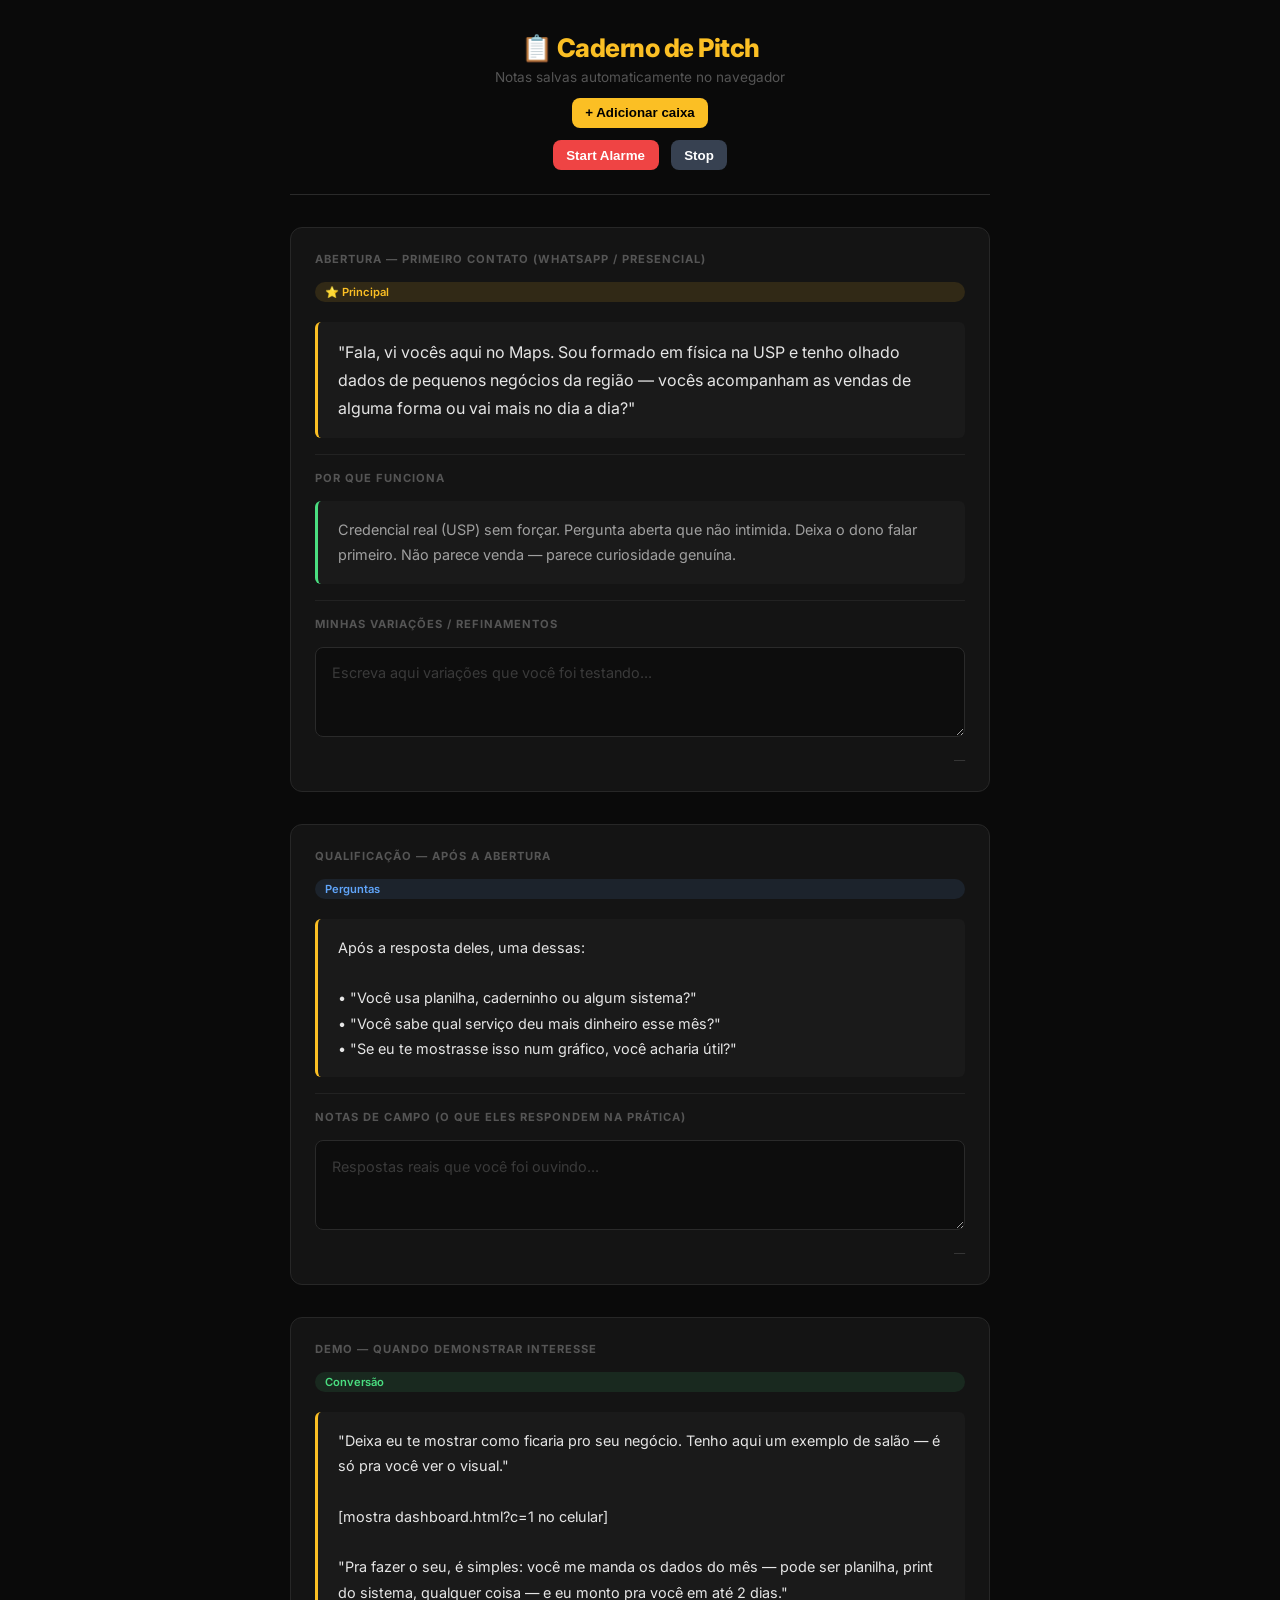
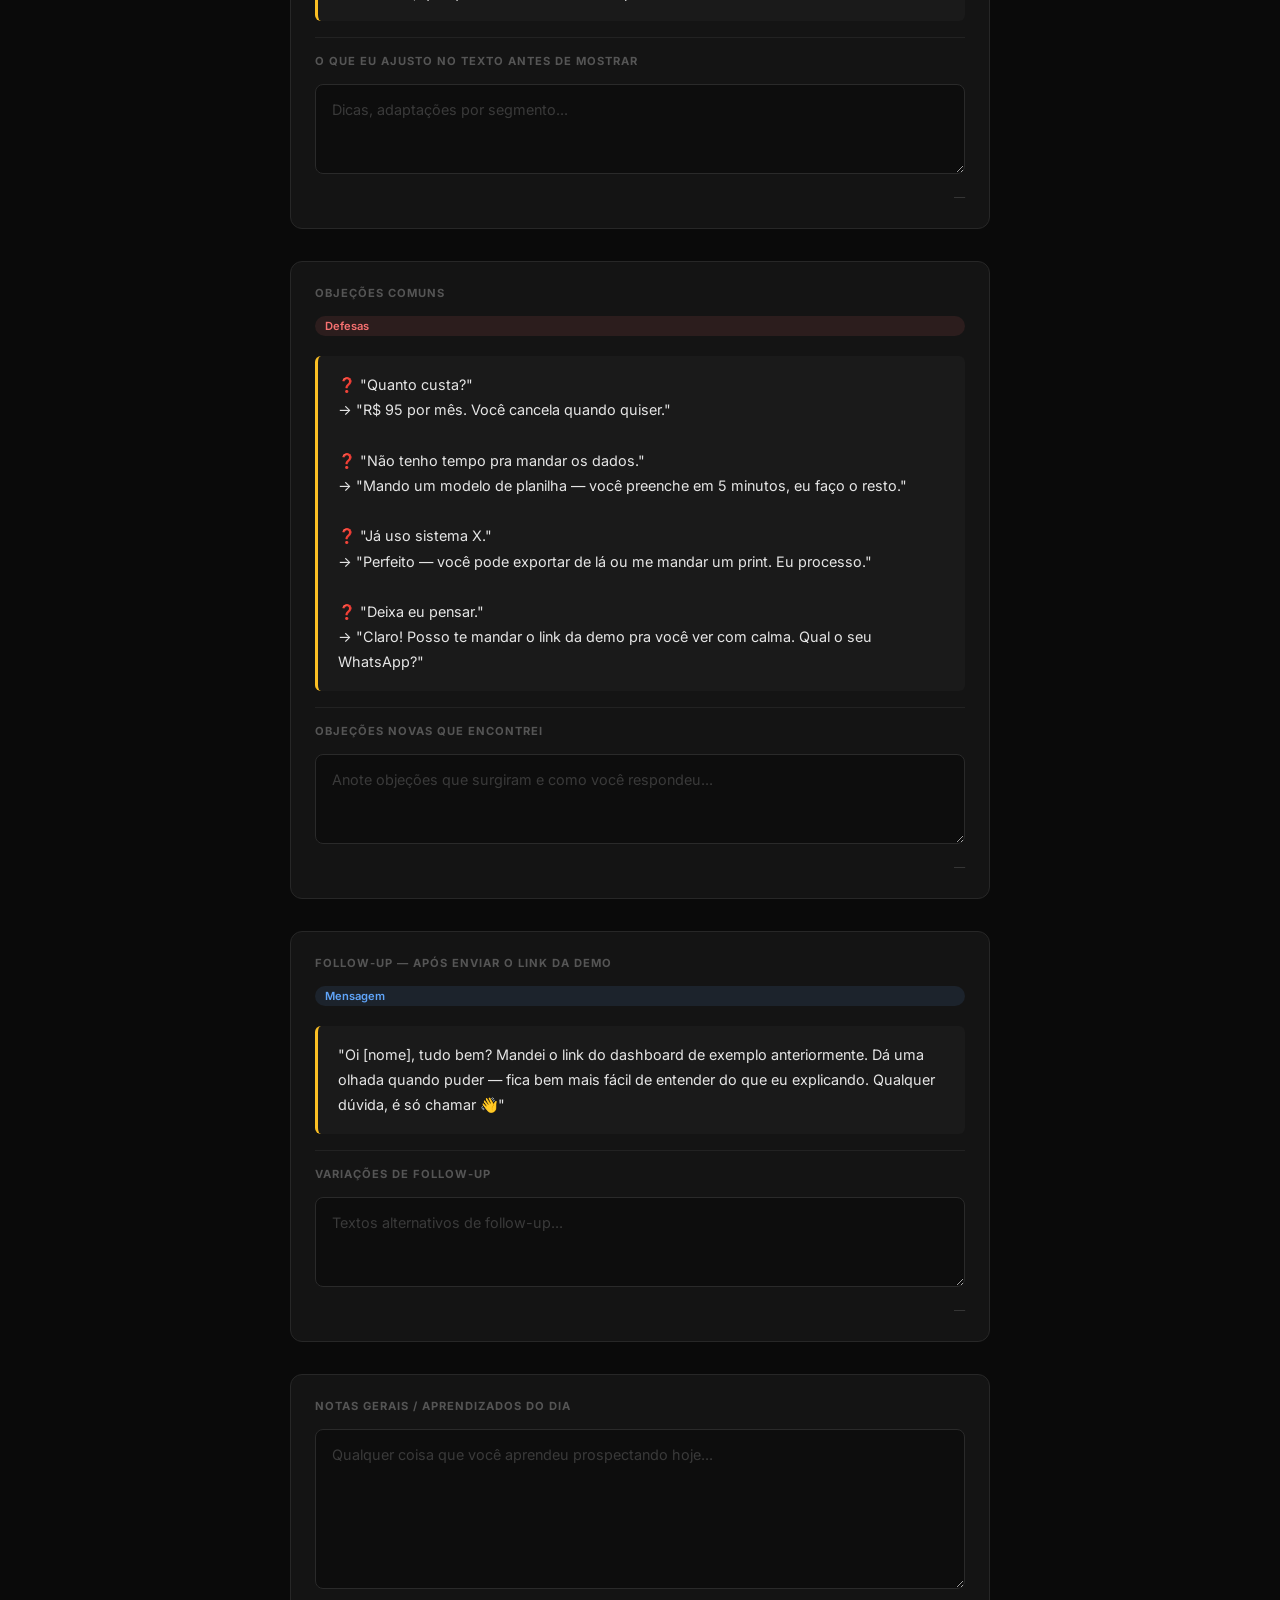
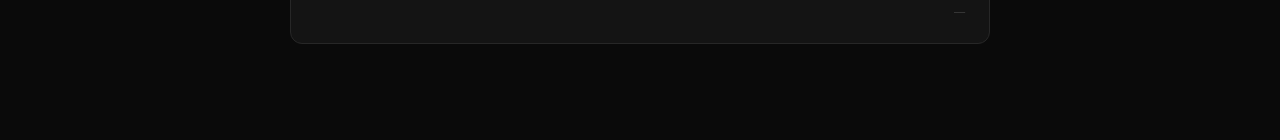
<file: pitch.html>
<!DOCTYPE html>
<html lang="pt-BR">
<head>
    <meta charset="UTF-8">
    <meta name="viewport" content="width=device-width, initial-scale=1.0">
    <title>Pitch — Roni Ricardo</title>
    <link rel="preconnect" href="https://fonts.googleapis.com">
    <link rel="preconnect" href="https://fonts.gstatic.com" crossorigin>
    <link href="https://fonts.googleapis.com/css2?family=Inter:wght@400;500;600;700;800&display=swap" rel="stylesheet">
    <style>
        * { margin: 0; padding: 0; box-sizing: border-box; }

        body {
            font-family: 'Inter', sans-serif;
            background: #0a0a0a;
            color: #e5e5e5;
            min-height: 100vh;
            padding: 2rem 1rem 4rem;
        }

        .container {
            max-width: 700px;
            margin: 0 auto;
            display: flex;
            flex-direction: column;
            gap: 2rem;
        }

        header {
            text-align: center;
            padding-bottom: 1.5rem;
            border-bottom: 1px solid #2a2a2a;
        }

        header h1 {
            font-size: 1.6rem;
            font-weight: 800;
            color: #fbbf24;
            letter-spacing: -0.5px;
        }

        header p {
            font-size: 0.85rem;
            color: #555;
            margin-top: 0.4rem;
        }

        .card {
            background: #141414;
            border: 1px solid #272727;
            border-radius: 12px;
            padding: 1.5rem;
            display: flex;
            flex-direction: column;
            gap: 1rem;
        }

        .card-label {
            font-size: 0.7rem;
            font-weight: 700;
            text-transform: uppercase;
            letter-spacing: 1px;
            color: #555;
        }

        /* Bloco de texto fixo (pitch) */
        .pitch-block {
            background: #1a1a1a;
            border-left: 3px solid #fbbf24;
            border-radius: 6px;
            padding: 1rem 1.25rem;
            font-size: 1rem;
            line-height: 1.75;
            color: #e5e5e5;
            white-space: pre-wrap;
        }

        .pill {
            display: inline-block;
            font-size: 0.7rem;
            font-weight: 600;
            padding: 0.2rem 0.6rem;
            border-radius: 99px;
            background: rgba(251,191,36,0.12);
            color: #fbbf24;
            margin-bottom: 0.25rem;
        }

        .pill.green  { background: rgba(74,222,128,0.1);  color: #4ade80; }
        .pill.blue   { background: rgba(96,165,250,0.1);  color: #60a5fa; }
        .pill.red    { background: rgba(248,113,113,0.1); color: #f87171; }

        /* Textarea persistente */
        textarea {
            width: 100%;
            background: #0d0d0d;
            border: 1px solid #2a2a2a;
            border-radius: 8px;
            color: #e5e5e5;
            font-family: 'Inter', sans-serif;
            font-size: 0.9rem;
            line-height: 1.65;
            padding: 0.85rem 1rem;
            resize: vertical;
            min-height: 90px;
            outline: none;
            transition: border-color 0.2s;
            overflow: hidden; /* evitar barra de rolagem interna */
        }

        textarea:focus {
            border-color: #fbbf24;
        }

        textarea::placeholder {
            color: #3a3a3a;
        }

        .saved-badge {
            font-size: 0.7rem;
            color: #3a3a3a;
            text-align: right;
            transition: color 0.3s;
        }

        .saved-badge.flash { color: #4ade80; }

        /* Separador interno */
        .divider {
            border: none;
            border-top: 1px solid #222;
        }
    </style>
</head>
<body>
<div class="container">

    <header>
        <h1>📋 Caderno de Pitch</h1>
        <p>Notas salvas automaticamente no navegador</p>
        <div style="margin-top:0.8rem;">
            <button id="add-box-btn" style="background:#fbbf24;border:none;padding:0.45rem 0.85rem;border-radius:8px;color:#000;font-weight:700;cursor:pointer">+ Adicionar caixa</button>
        </div>
        <!-- Audio timer controls for pitch page -->
        <div style="margin-top:0.8rem;">
            <button id="bi-start" style="background:#ef4444;border:none;padding:0.45rem 0.85rem;border-radius:8px;color:#fff;font-weight:700;cursor:pointer">Start Alarme</button>
            <button id="bi-stop" style="background:#374151;border:none;padding:0.45rem 0.85rem;border-radius:8px;color:#fff;font-weight:700;cursor:pointer;margin-left:8px">Stop</button>
        </div>
    </header>

    <!-- ABERTURA -->
    <div class="card">
        <span class="card-label">Abertura — primeiro contato (WhatsApp / presencial)</span>
        <span class="pill">⭐ Principal</span>
        <div class="pitch-block">"Fala, vi vocês aqui no Maps. Sou formado em física na USP e tenho olhado dados de pequenos negócios da região — vocês acompanham as vendas de alguma forma ou vai mais no dia a dia?"</div>
        <hr class="divider">
        <span class="card-label">Por que funciona</span>
        <div class="pitch-block" style="border-left-color: #4ade80; font-size: 0.9rem; color: #a0a0a0;">Credencial real (USP) sem forçar. Pergunta aberta que não intimida. Deixa o dono falar primeiro. Não parece venda — parece curiosidade genuína.</div>
        <hr class="divider">
        <span class="card-label">Minhas variações / refinamentos</span>
        <textarea id="abertura-variacoes" placeholder="Escreva aqui variações que você foi testando..."></textarea>
        <span class="saved-badge" id="badge-abertura-variacoes">—</span>
    </div>

    <!-- QUALIFICAÇÃO -->
    <div class="card">
        <span class="card-label">Qualificação — após a abertura</span>
        <span class="pill blue">Perguntas</span>
        <div class="pitch-block" style="font-size: 0.9rem;">Após a resposta deles, uma dessas:

• "Você usa planilha, caderninho ou algum sistema?"
• "Você sabe qual serviço deu mais dinheiro esse mês?"
• "Se eu te mostrasse isso num gráfico, você acharia útil?"</div>
        <hr class="divider">
        <span class="card-label">Notas de campo (o que eles respondem na prática)</span>
        <textarea id="qualificacao-notas" placeholder="Respostas reais que você foi ouvindo..."></textarea>
        <span class="saved-badge" id="badge-qualificacao-notas">—</span>
    </div>

    <!-- DEMO -->
    <div class="card">
        <span class="card-label">Demo — quando demonstrar interesse</span>
        <span class="pill green">Conversão</span>
        <div class="pitch-block" style="font-size: 0.9rem;">"Deixa eu te mostrar como ficaria pro seu negócio. Tenho aqui um exemplo de salão — é só pra você ver o visual."

[mostra dashboard.html?c=1 no celular]

"Pra fazer o seu, é simples: você me manda os dados do mês — pode ser planilha, print do sistema, qualquer coisa — e eu monto pra você em até 2 dias."</div>
        <hr class="divider">
        <span class="card-label">O que eu ajusto no texto antes de mostrar</span>
        <textarea id="demo-ajustes" placeholder="Dicas, adaptações por segmento..."></textarea>
        <span class="saved-badge" id="badge-demo-ajustes">—</span>
    </div>

    <!-- OBJEÇÕES -->
    <div class="card">
        <span class="card-label">Objeções comuns</span>
        <span class="pill red">Defesas</span>
        <div class="pitch-block" style="font-size: 0.9rem;">❓ "Quanto custa?"
→ "R$ 95 por mês. Você cancela quando quiser."

❓ "Não tenho tempo pra mandar os dados."
→ "Mando um modelo de planilha — você preenche em 5 minutos, eu faço o resto."

❓ "Já uso sistema X."
→ "Perfeito — você pode exportar de lá ou me mandar um print. Eu processo."

❓ "Deixa eu pensar."
→ "Claro! Posso te mandar o link da demo pra você ver com calma. Qual o seu WhatsApp?"</div>
        <hr class="divider">
        <span class="card-label">Objeções novas que encontrei</span>
        <textarea id="objecoes-novas" placeholder="Anote objeções que surgiram e como você respondeu..."></textarea>
        <span class="saved-badge" id="badge-objecoes-novas">—</span>
    </div>

    <!-- FOLLOW-UP -->
    <div class="card">
        <span class="card-label">Follow-up — após enviar o link da demo</span>
        <span class="pill blue">Mensagem</span>
        <div class="pitch-block" style="font-size: 0.9rem;">"Oi [nome], tudo bem? Mandei o link do dashboard de exemplo anteriormente. Dá uma olhada quando puder — fica bem mais fácil de entender do que eu explicando. Qualquer dúvida, é só chamar 👋"</div>
        <hr class="divider">
        <span class="card-label">Variações de follow-up</span>
        <textarea id="followup-variacoes" placeholder="Textos alternativos de follow-up..."></textarea>
        <span class="saved-badge" id="badge-followup-variacoes">—</span>
    </div>

    <!-- NOTAS GERAIS -->
    <div class="card">
        <span class="card-label">Notas gerais / aprendizados do dia</span>
        <textarea id="notas-gerais" style="min-height: 160px;" placeholder="Qualquer coisa que você aprendeu prospectando hoje..."></textarea>
        <span class="saved-badge" id="badge-notas-gerais">—</span>
    </div>

    <!-- CAIXAS EXTRAS (dinâmicas) -->
    <div id="extra-boxes-root"></div>

</div>

<script>
    // Helpers: autosize + attach saving behavior
    function autosizeTextarea(ta) {
        ta.style.height = 'auto';
        ta.style.height = ta.scrollHeight + 'px';
    }

    function attachTextareaBehavior(ta) {
        const key = 'pitch_' + ta.id;
        ta.style.overflow = 'hidden';
        // carregar
        const saved = localStorage.getItem(key);
        if (saved !== null) ta.value = saved;
        // inicial resize
        autosizeTextarea(ta);

        ta.addEventListener('input', () => {
            localStorage.setItem(key, ta.value);
            autosizeTextarea(ta);
            const badge = document.getElementById('badge-' + ta.id);
            if (badge) {
                badge.textContent = 'salvo';
                badge.classList.add('flash');
                setTimeout(() => badge.classList.remove('flash'), 1200);
            }
        });
    }

    // Attach behavior to existing static textareas
    document.querySelectorAll('textarea').forEach(ta => attachTextareaBehavior(ta));

    // --- Extra dynamic boxes ---
    const extraRoot = document.getElementById('extra-boxes-root');
    const EXTRA_KEY = 'pitch_extra_boxes'; // stores array of {id,content}

    function loadExtraBoxes() {
        const raw = localStorage.getItem(EXTRA_KEY);
        return raw ? JSON.parse(raw) : [];
    }

    function saveExtraBoxes(arr) {
        localStorage.setItem(EXTRA_KEY, JSON.stringify(arr));
    }

    function createExtraBox(item) {
        const id = item.id;
        const wrapper = document.createElement('div');
        wrapper.className = 'card';
        wrapper.style.marginTop = '1rem';
        wrapper.innerHTML = `
            <span class="card-label">Caixa rápida</span>
            <textarea id="extra-${id}" placeholder="Digite uma nota rápida..."></textarea>
            <span class="saved-badge" id="badge-extra-${id}">—</span>
        `;
        extraRoot.appendChild(wrapper);
        const ta = wrapper.querySelector('textarea');
        attachTextareaBehavior(ta);
        // atualiza arr no localStorage quando for salvo (via attach)
    }

    function renderExtraBoxes() {
        extraRoot.innerHTML = '';
        const arr = loadExtraBoxes();
        arr.forEach(item => createExtraBox(item));
    }

    // adicionar nova caixa
    document.getElementById('add-box-btn').addEventListener('click', () => {
        const arr = loadExtraBoxes();
        const id = Date.now();
        arr.push({ id, content: '' });
        saveExtraBoxes(arr);
        renderExtraBoxes();
        // foco no novo textarea
        setTimeout(() => document.getElementById('extra-' + id)?.focus(), 50);
    });

    // Quando qualquer extra textarea mudar, além do attach que salva o valor individual,
    // atualizamos o array master para refletir conteúdo atual
    // Observador simples: sempre que a janela perde foco ou antesunload, sincronizamos
    window.addEventListener('beforeunload', () => {
        const arr = loadExtraBoxes();
        const updated = arr.map(item => ({ id: item.id, content: document.getElementById('extra-' + item.id)?.value || '' }));
        saveExtraBoxes(updated);
    });

    // Inicializar extras: renderizar e carregar conteúdos salvos
    (function initExtras() {
        const arr = loadExtraBoxes();
        // se existirem itens sem id (migração), ignorar
        renderExtraBoxes();
        // preencher conteúdo salvo para cada extra
        const currentArr = loadExtraBoxes();
        currentArr.forEach(item => {
            const ta = document.getElementById('extra-' + item.id);
            if (ta && item.content) {
                ta.value = item.content;
                autosizeTextarea(ta);
            }
        });
    })();
</script>

<!-- Inline audio timer script (random 3–5.5 minutes). Requires user gesture (click Start). -->
<script>
(function(){
    let ctx=null; let timerId=null;
    function initAudio(){ if(ctx) return; ctx=new (window.AudioContext||window.webkitAudioContext)(); }
    function playBeep(durationMs=2000,gainLevel=1.5,freq=880){ if(!ctx) initAudio(); const o=ctx.createOscillator(); const g=ctx.createGain(); o.type='square'; o.frequency.value=freq; g.gain.value=gainLevel; o.connect(g); g.connect(ctx.destination); const now=ctx.currentTime; o.start(now); g.gain.setValueAtTime(gainLevel, now); g.gain.exponentialRampToValueAtTime(0.001, now + durationMs/1000); setTimeout(()=>o.stop(), durationMs+50); }
    function randomDelayMs(){ const min=3*60*1000; const max=5.5*60*1000; return Math.floor(Math.random()*(max-min+1)+min); }
    function scheduleNext(){ const delay=randomDelayMs(); console.log('Próximo som em (s):', Math.round(delay/1000)); timerId=setTimeout(()=>{ playBeep(2000,1.5,880); scheduleNext(); }, delay); }
    document.getElementById('bi-start').addEventListener('click', ()=>{ initAudio(); if(timerId) clearTimeout(timerId); playBeep(500,1.2,1200); scheduleNext(); });
    document.getElementById('bi-stop').addEventListener('click', ()=>{ if(timerId){ clearTimeout(timerId); timerId=null; console.log('Timer parado'); } });
})();
</script>
</body>
</html>
</file>
